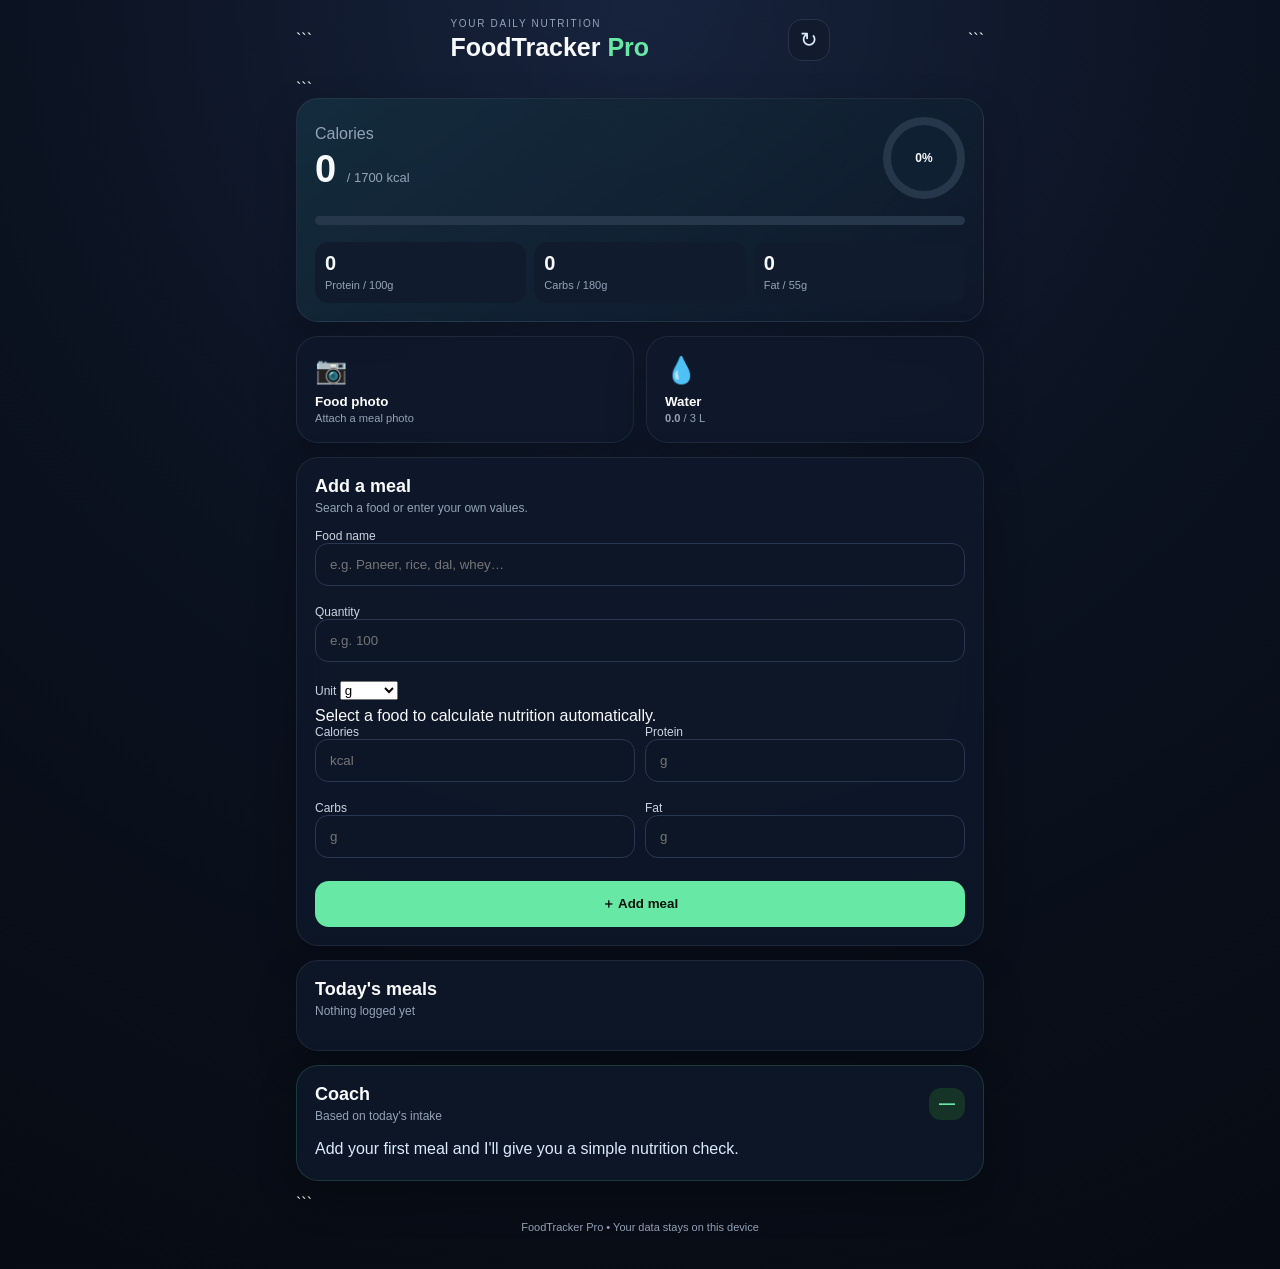
<file: index.html>
<!doctype html>

<html lang="en">
<head>
  <meta charset="utf-8">

<meta
name="viewport"
content="width=device-width,initial-scale=1,viewport-fit=cover"

>

<meta
name="theme-color"
content="#0b1220"

>

<meta
name="apple-mobile-web-app-capable"
content="yes"

>

<meta
name="apple-mobile-web-app-status-bar-style"
content="black-translucent"

>

<meta
name="apple-mobile-web-app-title"
content="FoodTracker Pro"

>

  <title>FoodTracker Pro</title>

  <link
    rel="manifest"
    href="manifest.json"
  >

  <link
    rel="stylesheet"
    href="style.css"
  >
</head>

<body>

<div class="app">

  <!-- TOP BAR -->

  <header class="topbar">

```
<div>
  <div class="eyebrow">
    YOUR DAILY NUTRITION
  </div>

  <h1>
    FoodTracker <span>Pro</span>
  </h1>
</div>

<button
  class="icon-btn"
  id="resetDay"
  type="button"
>
  ↻
</button>
```

  </header>

  <main>

```
<!-- CALORIE HERO -->

<section class="hero card">

  <div class="hero-top">

    <div>

      <div class="muted">
        Calories
      </div>

      <div class="big-number">
        <span id="calories">0</span>
        <small>
          / 1700 kcal
        </small>
      </div>

    </div>

    <div
      class="ring"
      id="calRing"
    >
      <span id="calPct">
        0%
      </span>
    </div>

  </div>


  <div class="bar">
    <i id="calBar"></i>
  </div>


  <div class="stats">

    <div>
      <b id="protein">0</b>
      <span>
        Protein / 100g
      </span>
    </div>

    <div>
      <b id="carbs">0</b>
      <span>
        Carbs / 180g
      </span>
    </div>

    <div>
      <b id="fat">0</b>
      <span>
        Fat / 55g
      </span>
    </div>

  </div>

</section>


<!-- QUICK ACTIONS -->

<section class="quick-grid">

  <button
    class="quick card"
    id="photoBtn"
    type="button"
  >
    <strong>📷</strong>

    <span>
      Food photo
    </span>

    <small>
      Attach a meal photo
    </small>
  </button>


  <button
    class="quick card"
    id="waterBtn"
    type="button"
  >
    <strong>💧</strong>

    <span>
      Water
    </span>

    <small>
      <b id="water">0</b> / 3 L
    </small>
  </button>

</section>


<input
  id="photoInput"
  type="file"
  accept="image/*"
  capture="environment"
  hidden
>


<!-- ADD MEAL -->

<section class="card">

  <div class="section-head">

    <div>

      <h2>
        Add a meal
      </h2>

      <p>
        Search a food or enter your own values.
      </p>

    </div>

  </div>


  <label>
    Food name

    <input
      id="foodName"
      autocomplete="off"
      placeholder="e.g. Paneer, rice, dal, whey…"
    >
  </label>


  <div
    id="suggestions"
    class="suggestions"
  ></div>


  <!-- QUANTITY -->

  <div class="quantity-row">

    <label>
      Quantity

      <input
        id="quantityInput"
        type="number"
        min="0"
        step="0.1"
        placeholder="e.g. 100"
      >
    </label>


    <label>
      Unit

      <select id="unitInput">

        <option value="g">
          g
        </option>

        <option value="ml">
          ml
        </option>

        <option value="piece">
          piece
        </option>

        <option value="scoop">
          scoop
        </option>

        <option value="bowl">
          bowl
        </option>

        <option value="tbsp">
          tbsp
        </option>

      </select>

    </label>

  </div>


  <div
    id="quantityNote"
    class="quantity-note"
  >
    Select a food to calculate nutrition automatically.
  </div>


  <!-- MACROS -->

  <div class="macro-grid">

    <label>
      Calories

      <input
        id="caloriesInput"
        type="number"
        min="0"
        step="0.1"
        placeholder="kcal"
      >
    </label>


    <label>
      Protein

      <input
        id="proteinInput"
        type="number"
        min="0"
        step="0.1"
        placeholder="g"
      >
    </label>


    <label>
      Carbs

      <input
        id="carbsInput"
        type="number"
        min="0"
        step="0.1"
        placeholder="g"
      >
    </label>


    <label>
      Fat

      <input
        id="fatInput"
        type="number"
        min="0"
        step="0.1"
        placeholder="g"
      >
    </label>

  </div>


  <button
    class="primary"
    id="addMeal"
    type="button"
  >
    ＋ Add meal
  </button>

</section>


<!-- TODAY'S MEALS -->

<section class="card">

  <div class="section-head">

    <div>

      <h2>
        Today's meals
      </h2>

      <p id="mealSummary">
        Nothing logged yet
      </p>

    </div>

  </div>

  <div id="mealList"></div>

</section>


<!-- COACH -->

<section class="card advice">

  <div class="section-head">

    <div>

      <h2>
        Coach
      </h2>

      <p>
        Based on today's intake
      </p>

    </div>

    <span
      class="score"
      id="score"
    >
      —
    </span>

  </div>

  <div id="adviceText">
    Add your first meal and I'll give you a simple nutrition check.
  </div>

</section>
```

  </main>

  <footer>
    FoodTracker Pro • Your data stays on this device
  </footer>

</div>

<script src="script.js"></script>

</body>
</html>
</file>
<file: style.css>
*{box-sizing:border-box}html{background:#0b1220}body{margin:0;background:radial-gradient(circle at top,#17233d 0,#0b1220 45%,#070b13 100%);color:#f8fafc;font-family:-apple-system,BlinkMacSystemFont,"SF Pro Display","Segoe UI",sans-serif;min-height:100vh}.app{width:min(720px,100%);margin:auto;padding:calc(18px + env(safe-area-inset-top)) 16px calc(28px + env(safe-area-inset-bottom))}.topbar{display:flex;justify-content:space-between;align-items:center;margin-bottom:18px}.eyebrow{font-size:10px;letter-spacing:1.7px;color:#94a3b8}.topbar h1{font-size:25px;margin:4px 0 0}.topbar h1 span{color:#67e8a5}.icon-btn{width:42px;height:42px;border:1px solid #26334a;border-radius:14px;background:#111b2d;color:#dbeafe;font-size:21px}.card{background:rgba(15,25,43,.82);border:1px solid rgba(148,163,184,.13);box-shadow:0 16px 40px rgba(0,0,0,.24);border-radius:22px;padding:18px;margin-bottom:14px;backdrop-filter:blur(14px)}.hero{background:linear-gradient(145deg,rgba(20,45,62,.95),rgba(14,24,42,.92))}.hero-top{display:flex;align-items:center;justify-content:space-between}.muted,.section-head p,.quick small,footer{color:#94a3b8}.big-number{font-size:38px;font-weight:800;margin-top:5px}.big-number small{font-size:13px;color:#94a3b8;font-weight:500}.ring{width:82px;height:82px;border-radius:50%;display:grid;place-items:center;background:conic-gradient(#67e8a5 0deg,#67e8a5 var(--deg,0deg),#26364b var(--deg,0deg));position:relative}.ring:after{content:"";position:absolute;inset:8px;background:#102033;border-radius:50%}.ring span{position:relative;z-index:1;font-size:12px;font-weight:800}.bar{height:9px;background:#26364b;border-radius:20px;margin:17px 0;overflow:hidden}.bar i{display:block;height:100%;width:0;background:#67e8a5;border-radius:20px;transition:.35s}.stats{display:grid;grid-template-columns:repeat(3,1fr);gap:8px}.stats div{background:#101b2d;border-radius:14px;padding:10px}.stats b{display:block;font-size:20px}.stats span{font-size:11px;color:#94a3b8}.quick-grid{display:grid;grid-template-columns:1fr 1fr;gap:12px}.quick{text-align:left;color:#fff;border:1px solid rgba(148,163,184,.13);cursor:pointer}.quick strong{font-size:26px;display:block;margin-bottom:8px}.quick span{display:block;font-weight:700}.quick small{display:block;margin-top:3px}.section-head{display:flex;justify-content:space-between;align-items:center;margin-bottom:14px}.section-head h2{font-size:18px;margin:0}.section-head p{font-size:12px;margin:4px 0 0}label{display:block;color:#cbd5e1;font-size:12px;margin-bottom:7px}input{width:100%;border:1px solid #293750;background:#0c1627;color:#fff;border-radius:13px;padding:13px 14px;outline:none;margin-bottom:12px}input:focus{border-color:#67e8a5}.macro-grid{display:grid;grid-template-columns:1fr 1fr;gap:0 10px}.primary{width:100%;padding:14px;border:0;border-radius:14px;background:#67e8a5;color:#07130d;font-weight:800;margin-top:4px}.suggestions{display:flex;gap:7px;flex-wrap:wrap}.suggestions button{background:#142239;color:#dbeafe;border:1px solid #263a55;border-radius:20px;padding:7px 10px;font-size:12px}.meal{display:flex;gap:12px;align-items:center;padding:12px 0;border-top:1px solid #203047}.meal:first-child{border-top:0}.meal-photo{width:54px;height:54px;border-radius:14px;object-fit:cover;background:#17243a}.meal-main{flex:1}.meal-main b{display:block}.meal-main small{color:#94a3b8}.meal-kcal{font-weight:800;text-align:right}.delete{background:none;border:0;color:#64748b;font-size:18px;padding:6px}.advice{border-color:rgba(103,232,165,.16)}.advice #adviceText{line-height:1.55;color:#dbeafe}.score{background:#163328;color:#67e8a5;padding:7px 10px;border-radius:12px;font-weight:800}footer{text-align:center;font-size:11px;padding:8px}@media(max-width:390px){.big-number{font-size:32px}.card{padding:15px}}
</file>
